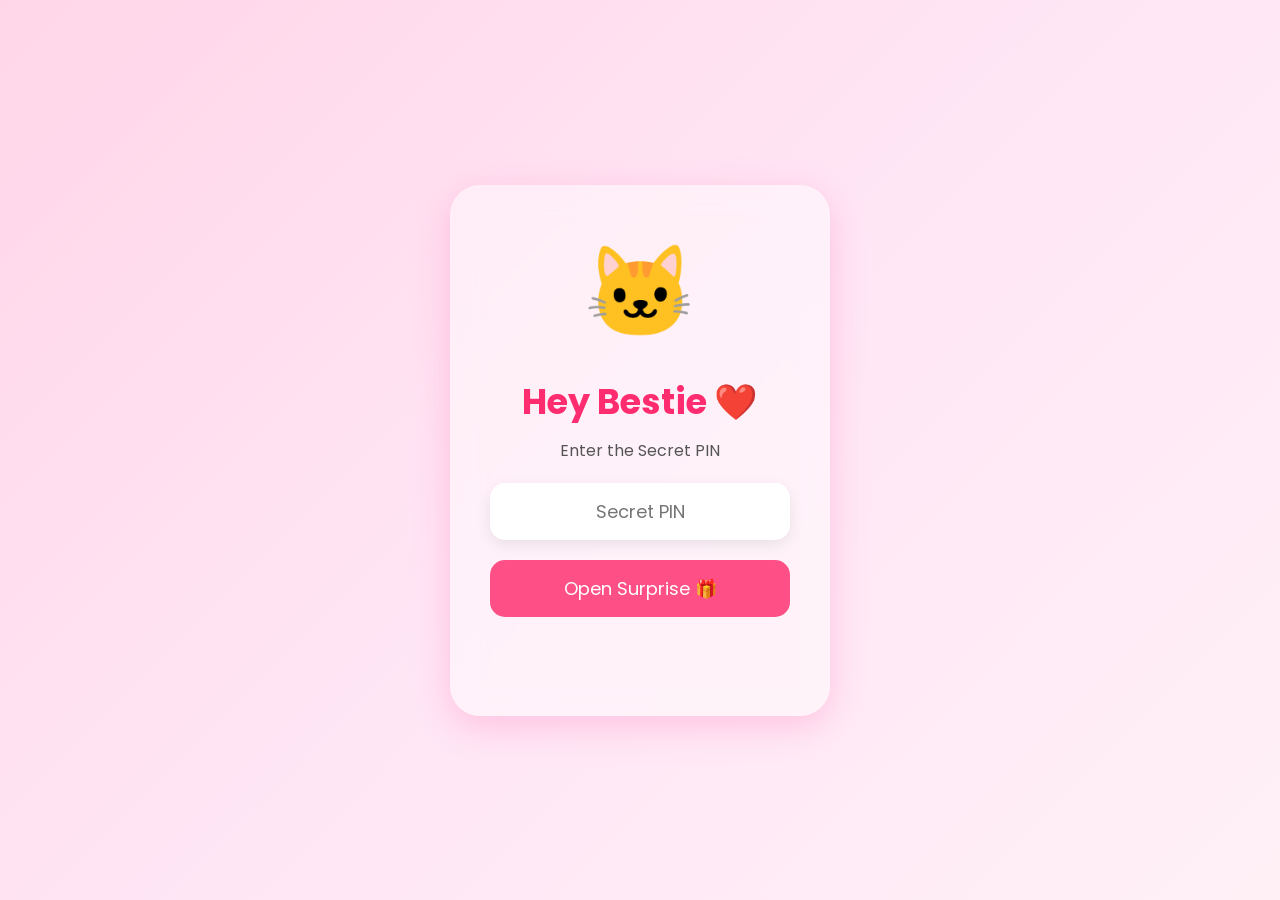
<file: index.html>
<!DOCTYPE html>
<html lang="en">
<head>
<meta charset="UTF-8">
<meta name="viewport" content="width=device-width, initial-scale=1.0">
<title>Birthday Surprise ❤️</title>

<link rel="stylesheet" href="style.css">

<link href="https://fonts.googleapis.com/css2?family=Poppins:wght@300;400;600;700&display=swap" rel="stylesheet">

</head>

<body>

<div class="floating-hearts"></div>

<div class="container">

<div class="cat">
🐱
</div>

<h1>Hey Bestie ❤️ </h1>

<p>Enter the Secret PIN</p>

<input
type="password"
id="password"
placeholder="Secret PIN">

<button onclick="checkPassword()">
Open Surprise 🎁
</button>

<p id="error"></p>

</div>

<script src="script.js"></script>

</body>

</html>
</file>
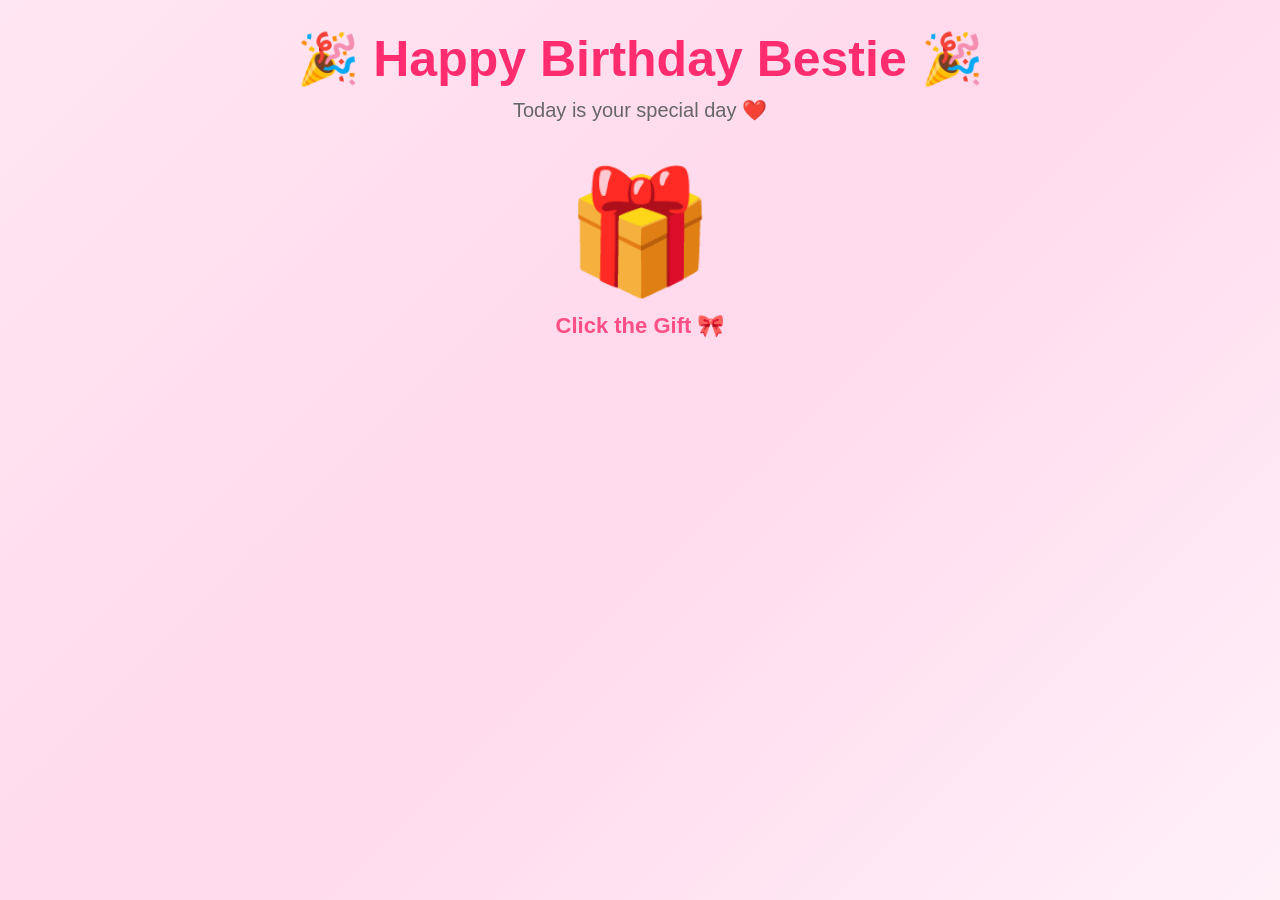
<file: birthday.html>
<!DOCTYPE html>
<html lang="en">
<head>
<meta charset="UTF-8">
<meta name="viewport" content="width=device-width, initial-scale=1.0">
<title>Happy Birthday ❤️</title>

<link rel="stylesheet" href="style.css">

<style>

body{
background:linear-gradient(135deg,#ffe6f2,#ffd9ec,#fff0f8);
overflow-x:hidden;
padding:30px;
display:block;
min-height:100vh;
}

.title{
text-align:center;
font-size:50px;
color:#ff2d6f;
margin-bottom:10px;
}

.subtitle{
text-align:center;
font-size:20px;
color:#666;
margin-bottom:40px;
}

#giftBox{
font-size:120px;
text-align:center;
cursor:pointer;
animation:bounce 2s infinite;
}

#giftText{
text-align:center;
font-size:22px;
color:#ff4f87;
font-weight:bold;
margin-top:10px;
margin-bottom:40px;
}

#letter{
display:none;
max-width:800px;
margin:auto;
background:white;
padding:30px;
border-radius:25px;
box-shadow:0 10px 30px rgba(0,0,0,.15);
margin-bottom:50px;
}

#typingText{
font-size:20px;
line-height:34px;
color:#444;
white-space:pre-line;
}

.gallery{
margin-top:50px;
}

.gallery h2{
text-align:center;
color:#ff2d6f;
margin-bottom:25px;
}

.photos{
display:flex;
justify-content:center;
gap:20px;
flex-wrap:wrap;
}

.photos img{
width:220px;
height:260px;
object-fit:cover;
border-radius:20px;
cursor:pointer;
transition:.4s;
box-shadow:0 5px 15px rgba(0,0,0,.15);
}

.photos img:hover{
transform:scale(1.08);
}

.popup{
display:none;
position:fixed;
left:0;
top:0;
width:100%;
height:100%;
background:rgba(0,0,0,.85);
justify-content:center;
align-items:center;
z-index:999;
}

.popup img{
max-width:90%;
max-height:90%;
border-radius:20px;
}

.footer{
text-align:center;
margin:60px 0 20px;
font-size:22px;
font-weight:bold;
color:#ff2d6f;
}

</style>

</head>
<canvas id="confetti"></canvas>
<body>

<h1 class="title">🎉 Happy Birthday Bestie 🎉</h1>

<p class="subtitle">
Today is your special day ❤️
</p>

<div id="giftBox" onclick="openGift()">
🎁
</div>

<p id="giftText">
Click the Gift 🎀
</p>

<div id="letter">

<h2 style="text-align:center;color:#ff2d6f;">
💌 A Letter For You
</h2>

<p id="typingText"></p>

<div class="gallery">

<h2>📸 Our Beautiful Memories</h2>

<div class="photos">

<img src="photo1.jpg" onclick="showImage(this.src)">

<img src="photo2.jpg" onclick="showImage(this.src)">

<img src="photo3.jpg" onclick="showImage(this.src)">

<img src="photo4.jpg" onclick="showImage(this.src)">

</div>

</div>
<div class="cakeSection">

<h2>🎂 Make a Birthday Wish 🎂</h2>

<div class="cake">
🎂
</div>

<p>Blow the candles and make your wish! ✨</p>

</div>
<div class="footer">

❤️ Made Especially For My Bestie ❤️

</div>
<div class="fireworks">
✨ 🎆 ✨ 🎇 ✨ 🎆 ✨
</div>

</div>

<div class="popup" id="popup" onclick="closePopup()">

<img id="popupImg">

</div>

<script src="script.js"></script>

</body>

</html>
</file>
<file: style.css>
*{
margin:0;
padding:0;
box-sizing:border-box;
font-family:'Poppins',sans-serif;
}

body{
min-height:100vh;
display:flex;
justify-content:center;
align-items:center;
background:linear-gradient(135deg,#ffd6e8,#ffe6f5,#fff0f6);
overflow-y: auto;
overflow-x: hidden;
position:relative;
}

.container{
width:380px;
padding:40px;
background:rgba(255,255,255,.45);
backdrop-filter:blur(15px);
border-radius:30px;
box-shadow:0 10px 35px rgba(255,105,180,.3);
text-align:center;
z-index:10;
animation:pop .8s ease;
}

@keyframes pop{
0%{
opacity:0;
transform:scale(.7);
}
100%{
opacity:1;
transform:scale(1);
}
}

.cat{
font-size:90px;
animation:bounce 2s infinite;
margin-bottom:15px;
}

@keyframes bounce{
0%,100%{
transform:translateY(0);
}
50%{
transform:translateY(-15px);
}
}

h1{
color:#ff2d6f;
margin-bottom:10px;
font-size:35px;
}

p{
color:#555;
margin-bottom:20px;
}

input{
width:100%;
padding:15px;
border:none;
outline:none;
border-radius:15px;
font-size:18px;
text-align:center;
margin-bottom:20px;
box-shadow:0 5px 15px rgba(0,0,0,.08);
}

button{
width:100%;
padding:15px;
background:#ff4f87;
border:none;
color:white;
font-size:18px;
border-radius:15px;
cursor:pointer;
transition:.3s;
}

button:hover{
transform:scale(1.05);
background:#ff2d6f;
}

#error{
margin-top:15px;
font-weight:bold;
color:red;
min-height:24px;
}

.floating-hearts{
position:absolute;
width:100%;
height:100%;
overflow:hidden;
left:0;
top:0;
pointer-events:none;
}

.floating-hearts span{
position:absolute;
bottom:-100px;
font-size:28px;
animation:floatUp linear infinite;
opacity:.8;
}

.floating-hearts span:nth-child(1){left:5%;animation-duration:10s;}
.floating-hearts span:nth-child(2){left:15%;animation-duration:12s;}
.floating-hearts span:nth-child(3){left:30%;animation-duration:9s;}
.floating-hearts span:nth-child(4){left:45%;animation-duration:11s;}
.floating-hearts span:nth-child(5){left:60%;animation-duration:10s;}
.floating-hearts span:nth-child(6){left:75%;animation-duration:13s;}
.floating-hearts span:nth-child(7){left:90%;animation-duration:9s;}

@keyframes floatUp{

0%{
transform:translateY(0) rotate(0deg);
opacity:0;
}

20%{
opacity:1;
}

100%{
transform:translateY(-120vh) rotate(360deg);
opacity:0;
}

}

.gallery{
padding:60px 30px;
text-align:center;
}

.photos{
display:flex;
justify-content:center;
gap:20px;
flex-wrap:wrap;
}

.photos img{
width:220px;
height:260px;
object-fit:cover;
border-radius:20px;
cursor:pointer;
transition:.4s;
box-shadow:0 5px 15px rgba(0,0,0,.15);
}

.photos img:hover{
transform:scale(1.08);
}

.popup{
display:none;
position:fixed;
left:0;
top:0;
width:100%;
height:100%;
background:rgba(0,0,0,.85);
justify-content:center;
align-items:center;
z-index:999;
}

.popup img{
max-width:90%;
max-height:90%;
border-radius:20px;
}

@media(max-width:600px){

.container{
width:92%;
padding:30px;
}

.cat{
font-size:70px;
}

h1{
font-size:28px;
}

.photos img{
    width:220px;
    height:280px;
    object-fit:cover;
    border:10px solid white;
    border-bottom:40px solid white;
    border-radius:8px;
    box-shadow:0 12px 25px rgba(0,0,0,0.25);
    transition:0.4s;
    transform:rotate(-3deg);
    cursor:pointer;
}

.photos img:nth-child(even){
    transform:rotate(3deg);
}

.photos img:hover{
    transform:scale(1.08) rotate(0deg);
}

}

#confetti{
position:fixed;
top:0;
left:0;
width:100%;
height:100%;
pointer-events:none;
z-index:9999;
}

.cakeSection{
text-align:center;
margin:70px 0;
}

.cake{
font-size:120px;
animation:bounce 2s infinite;
}

.cakeSection h2{
color:#ff2d6f;
margin-bottom:15px;
}

.cakeSection p{
font-size:20px;
color:#555;
}

.fireworks{
text-align:center;
font-size:45px;
margin-bottom:60px;
animation:blink 1s infinite;
}

@keyframes blink{

0%{opacity:1;transform:scale(1);}
50%{opacity:.3;transform:scale(1.2);}
100%{opacity:1;transform:scale(1);}

}
</file>
